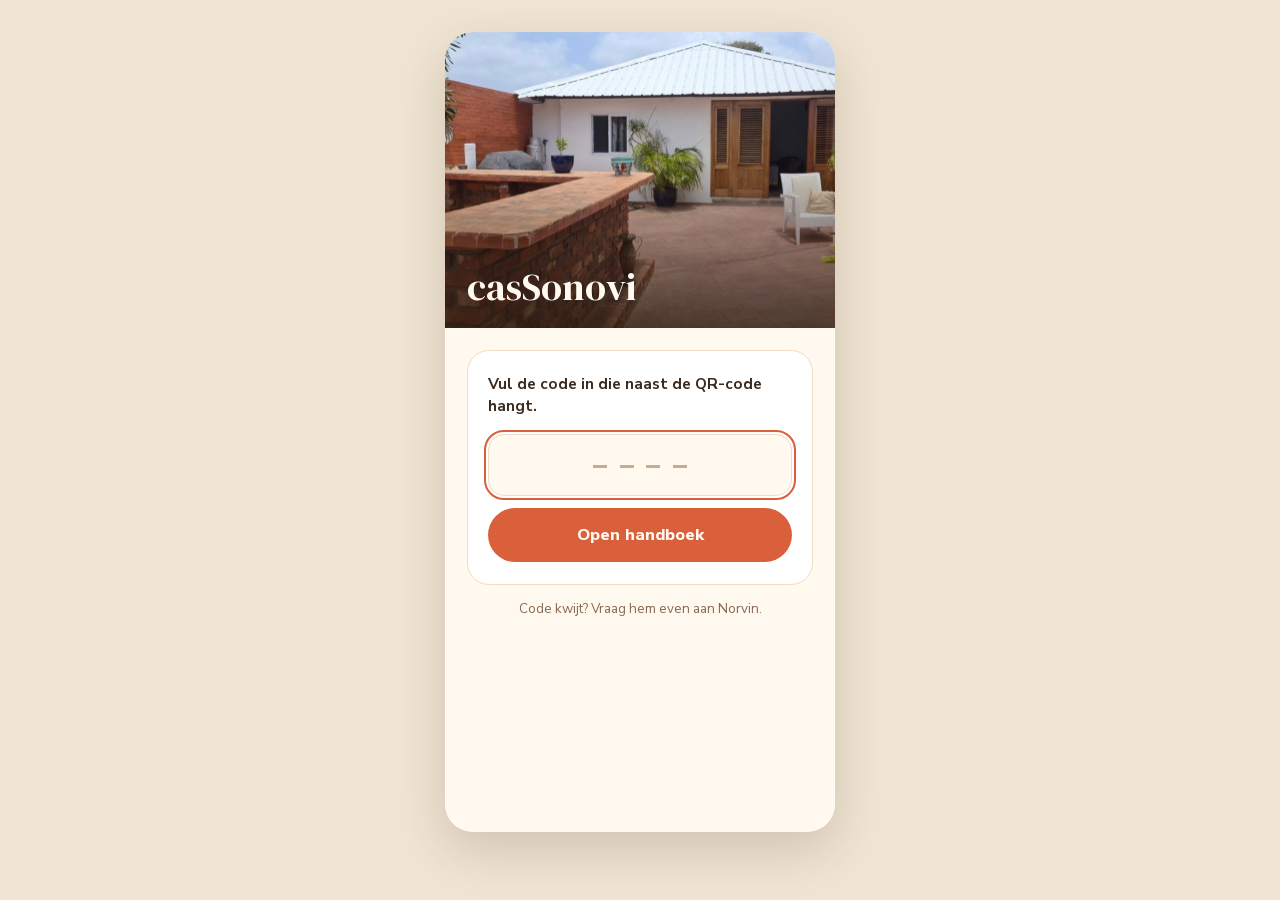
<file: index.html>
<!DOCTYPE html>
<html lang="nl">
<head>
<meta charset="utf-8">
<meta name="viewport" content="width=device-width, initial-scale=1">
<title>casSonovi — gastenhandboek</title>
<meta name="description" content="Digitaal gastenhandboek van casSonovi in Noord, Aruba. Wifi, aankomst, huisregels en tips voor de omgeving.">
<meta name="theme-color" content="#FFF9F0">
<meta name="robots" content="noindex">

<meta property="og:type" content="website">
<meta property="og:title" content="casSonovi — gastenhandboek">
<meta property="og:description" content="Alles wat je nodig hebt tijdens je verblijf: wifi, tijden, huisregels en tips voor de omgeving.">
<meta property="og:image" content="assets/img/hero-terras.jpg">

<link rel="icon" href="data:image/svg+xml,%3Csvg xmlns='http://www.w3.org/2000/svg' viewBox='0 0 32 32'%3E%3Crect width='32' height='32' rx='8' fill='%23D9603B'/%3E%3Ctext x='16' y='23' font-family='Georgia,serif' font-size='19' fill='%23FFF9F0' text-anchor='middle'%3Ec%3C/text%3E%3C/svg%3E">

<link rel="preload" href="assets/fonts/nunito-sans-var-latin.woff2" as="font" type="font/woff2" crossorigin>
<link rel="preload" href="assets/fonts/dm-serif-display-400-latin.woff2" as="font" type="font/woff2" crossorigin>
<link rel="preload" href="assets/img/hero-terras.jpg" as="image">
<link rel="stylesheet" href="assets/css/fonts.css">
<link rel="stylesheet" href="assets/css/styles.css">

<!-- Zonder JS kan het slot niet open. De handoff eist dat hulp en wifi ook dan werken
     (een gast moet 911 kunnen bellen), dus valt de code weg en staat het handboek open. -->
<noscript><style>
  #gate { display: none !important; }
  body.locked #handboek { display: block !important; }
</style></noscript>
</head>
<body class="locked">

<!-- PLACEHOLDER: toegangscode 1234 is voor de mock-up. Staat in assets/js/app.js.
     Dit is een drempel, geen echte beveiliging: bij een statische site staat de code
     onvermijdelijk in de broncode. -->
<div id="gate">
  <div class="photo photo--hero gate-photo">
    <img src="assets/img/hero-terras.jpg" width="1020" height="593" alt="" decoding="async">
    <div class="gate-scrim"></div>
    <div class="gate-title">casSonovi</div>
  </div>
  <div class="gate-inner">
    <form class="gate-card" id="gate-form" novalidate>
      <label class="gate-label" for="gate-code">Vul de code in die naast de QR-code hangt.</label>
      <input class="gate-input" id="gate-code" name="code" type="text" inputmode="numeric"
             pattern="[0-9]*" maxlength="4" autocomplete="off" autocapitalize="off"
             spellcheck="false" placeholder="––––" aria-describedby="gate-error" autofocus>
      <button class="gate-btn" type="submit">Open handboek</button>
      <div class="gate-error" id="gate-error" role="status" hidden>Die code klopt niet. Kijk op het kaartje naast de QR-code.</div>
    </form>
    <div class="gate-help">Code kwijt? Vraag hem even aan Norvin.</div>
  </div>
</div>

<main id="handboek">

<header class="hero">
  <div class="photo photo--hero">
    <img src="assets/img/hero-terras.jpg" width="1020" height="593" alt="Het terras van casSonovi met gemetselde bar, zithoek en openslaande deuren naar het appartement." fetchpriority="high" decoding="async">
  </div>
  <div class="hero-scrim"></div>
  <div class="hero-text">
    <h1 class="hero-title">casSonovi</h1>
    <div class="hero-sub">Noord, Aruba · 12 minuten van Eagle Beach</div>
  </div>
  <div class="lang" role="group" aria-label="Taal">
    <button type="button" data-lang="nl" aria-pressed="true">NL</button>
    <button type="button" data-lang="en" aria-pressed="false">EN</button>
  </div>
</header>

<div class="welkom">
  <p>Welkom. Alles wat je nodig hebt staat hieronder — wifi, tijden, en waar je lekker eet.</p>
  <div class="en-notice" id="en-notice" hidden>De Engelse versie is in deze mock-up nog niet uitgewerkt.</div>
</div>

<nav class="sticky" aria-label="Secties">
  <div class="chips" id="chips">
    <button type="button" data-goto="hulp" aria-current="true">Hulp</button>
    <button type="button" data-goto="wifi">Wifi</button>
    <button type="button" data-goto="aankomst">Aankomst</button>
    <button type="button" data-goto="inhuis">In huis</button>
    <button type="button" data-goto="regels">Regels</button>
    <button type="button" data-goto="omgeving">Omgeving</button>
    <button type="button" data-goto="vertrek">Vertrek</button>
  </div>
</nav>

<section id="hulp" aria-labelledby="kop-hulp">
  <h2 id="kop-hulp">Hulp nodig?</h2>
  <div class="host">
    <div class="avatar photo photo--host">
      <img src="assets/img/host-norvin.jpg" width="160" height="186" alt="Norvin, je host." loading="lazy" decoding="async">
    </div>
    <p><strong>Norvin</strong> — je host. Bereikbaar van 08:00 tot 22:00, meestal binnen een uur antwoord.</p>
  </div>
  <div class="col help-list">
    <a class="help-card teal" href="https://wa.me/31645064568">
      <span><b>Iets is stuk</b><small>Stuur een foto via WhatsApp</small></span>
    </a>
    <a class="help-card saffron" href="https://wa.me/31645064568">
      <span><b>Vraag over je verblijf</b><small>WhatsApp of bel 06 45064568</small></span>
    </a>
    <a class="help-card urgent" href="tel:911">
      <span><b>Noodgeval — bel 911</b><small>Politie, ambulance en brandweer</small></span>
    </a>
  </div>
</section>

<section id="wifi" aria-labelledby="kop-wifi">
  <h2 id="kop-wifi">Wifi</h2>
  <!-- PLACEHOLDER: netwerknaam en wachtwoord zijn verzonnen. -->
  <div class="wifi">
    <div class="wifi-label" id="lbl-net">Netwerk</div>
    <div class="wifi-row">
      <div class="wifi-value net" id="wifi-net">casSonovi</div>
      <button class="copy ghost" type="button" data-copy="wifi-net" aria-describedby="lbl-net">Kopieer</button>
    </div>
    <hr>
    <div class="wifi-label" id="lbl-pw">Wachtwoord</div>
    <div class="wifi-row">
      <div class="wifi-value pw" id="wifi-pw">welkom2026</div>
      <button class="copy solid" type="button" data-copy="wifi-pw" aria-describedby="lbl-pw">Kopieer</button>
    </div>
    <div class="copied" id="copied" role="status" hidden>Gekopieerd naar het klembord.</div>
  </div>
  <div class="wifi-foot">Eén netwerk in het hele appartement, ook op het terras.</div>
</section>

<section id="aankomst" aria-labelledby="kop-aankomst">
  <h2 id="kop-aankomst">Aankomst &amp; vertrek</h2>
  <!-- PLACEHOLDER: tijden overgenomen uit de briefing, nog te bevestigen. -->
  <div class="tiles">
    <div class="tile in">
      <div class="tile-label">Inchecken</div>
      <div class="tile-value">12:00–01:00</div>
    </div>
    <div class="tile out">
      <div class="tile-label">Uitchecken</div>
      <div class="tile-value">voor 15:00</div>
    </div>
  </div>
  <div class="col blocks">
    <div>
      <h3>Sleutel</h3>
      <!-- PLACEHOLDER: sleutelkastcode 2814 is verzonnen. -->
      <p>Sleutelkastje rechts van de voordeur, code <code>2814</code>. Draai de knop na sluiten door.</p>
    </div>
    <div>
      <h3>Parkeren</h3>
      <p>Eigen plek links van het hek. Gratis, geen registratie nodig.</p>
    </div>
    <div>
      <h3>Later aankomen?</h3>
      <p>Geen probleem, laat het even weten zodat het licht aan staat.</p>
    </div>
  </div>
</section>

<section id="inhuis" aria-labelledby="kop-inhuis">
  <h2 id="kop-inhuis">In huis</h2>
  <div class="pool photo photo--zwembad">
    <img src="assets/img/zwembad.jpg" width="780" height="615" alt="Het zwembad van casSonovi met terras, ligstoelen en zitje aan het water." loading="lazy" decoding="async">
  </div>
  <div class="col acc-list" id="acc-list">
    <div class="acc">
      <button type="button" aria-expanded="false" aria-controls="acc-zwembad"><span>Zwembad</span><span class="sign" aria-hidden="true">+</span></button>
      <div class="acc-body" id="acc-zwembad" hidden>Open van 08:00 tot 22:00, gedeeld met de bovenwoning. Handdoeken liggen in de badkamerkast — badlakens graag niet mee naar het strand. Geen glas op de rand.</div>
    </div>
    <div class="acc">
      <button type="button" aria-expanded="false" aria-controls="acc-keuken"><span>Keuken</span><span class="sign" aria-hidden="true">+</span></button>
      <div class="acc-body" id="acc-keuken" hidden>Kookplaat, combi-oven en waterkoker. Koffie: filters en gemalen koffie in de bovenste lade links. Peper, zout en olie mag je gebruiken.</div>
    </div>
    <div class="acc">
      <button type="button" aria-expanded="false" aria-controls="acc-airco"><span>Airco</span><span class="sign" aria-hidden="true">+</span></button>
      <div class="acc-body" id="acc-airco" hidden>Slaapkamer en woonkamer regel je apart. 22 tot 24 graden werkt het best; houd deuren en ramen dan dicht. Zet hem uit als je weggaat.</div>
    </div>
    <div class="acc">
      <button type="button" aria-expanded="false" aria-controls="acc-wasgoed"><span>Wasgoed</span><span class="sign" aria-hidden="true">+</span></button>
      <div class="acc-body" id="acc-wasgoed" hidden>Wasmachine in de berging, wasmiddel staat ernaast. Programma 3 is kort. Droogrek op het terras, niet over de balustrade hangen.</div>
    </div>
    <div class="acc">
      <button type="button" aria-expanded="false" aria-controls="acc-apparaten"><span>Tv en apparaten</span><span class="sign" aria-hidden="true">+</span></button>
      <div class="acc-body" id="acc-apparaten" hidden>Tv staat op HDMI 1 voor streaming; de afstandsbediening ligt in de lade onder de tv. Ventilator in de slaapkamerkast. Föhn in de badkamerlade.</div>
    </div>
  </div>
</section>

<section id="regels" aria-labelledby="kop-regels">
  <h2 id="kop-regels">Huisregels</h2>
  <ul class="col rules">
    <li>Maximaal 2 gasten. Bezoek welkom, blijven slapen niet.</li>
    <li>Rust tussen 22:00 en 08:00 — de buren wonen dicht op ons.</li>
    <li>Binnen niet roken. Op het terras mag, asbak staat op tafel.</li>
    <li>Geen huisdieren.</li>
  </ul>
</section>

<section id="omgeving" aria-labelledby="kop-omgeving">
  <h2 id="kop-omgeving">Ontdek de omgeving</h2>
  <!-- PLACEHOLDER: plausibele Aruba-suggesties, nog te bevestigen door de host. -->
  <div class="col spots">
    <div class="spot">
      <div class="photo photo--strand">
        <img src="assets/img/strand-eagle-beach.jpg" width="780" height="681" alt="Eagle Beach: breed wit strand met palmbomen, palapa's en turquoise zee." loading="lazy" decoding="async">
      </div>
      <div class="spot-body">
        <h3>Strand</h3>
        <p>Eagle Beach — 10 minuten rijden, brede baai, palapa's vroeg bezet.<br>Arashi Beach — rustiger, goed snorkelen bij de rotsen links.</p>
      </div>
    </div>
    <div class="spot">
      <div class="photo photo--supermarkt">
        <img src="assets/img/supermarkt-super-food.jpg" width="706" height="396" alt="De ingang van supermarkt Super Food Plaza met palmbomen ervoor." loading="lazy" decoding="async">
      </div>
      <div class="spot-body">
        <h3>Supermarkt</h3>
        <p>Super Food Plaza — groot, dagelijks tot 21:00, 6 minuten rijden.<br>Ling &amp; Sons — kleiner, goede visafdeling.</p>
      </div>
    </div>
    <div class="spot">
      <div class="photo photo--eten">
        <img src="assets/img/eten-gasparito.jpg" width="644" height="556" alt="Restaurant Gasparito bij avond, met verlichte gevel en het bord Restaurant-Art Gallery." loading="lazy" decoding="async">
      </div>
      <div class="spot-body">
        <h3>Eten</h3>
        <p>Zeerovers — verse vis aan de haven, alleen cash, geen reservering.<br>Gasparito — Arubaanse keuken, 's avonds reserveren.<br>Eduardo's Beach Shack — ontbijt en smoothies aan het strand.</p>
      </div>
    </div>
  </div>
</section>

<section id="vertrek" aria-labelledby="kop-vertrek">
  <h2 id="kop-vertrek">Voordat je vertrekt</h2>
  <div class="sub">Tik af wat je hebt gedaan.</div>
  <div class="col tasks" id="tasks">
    <button class="task" type="button" aria-pressed="false" data-task="0"><span class="box" aria-hidden="true"></span><span>Afwas gedaan of vaatwasser aan</span></button>
    <button class="task" type="button" aria-pressed="false" data-task="1"><span class="box" aria-hidden="true"></span><span>Afval in de container bij het hek</span></button>
    <button class="task" type="button" aria-pressed="false" data-task="2"><span class="box" aria-hidden="true"></span><span>Airco, ventilator en lichten uit</span></button>
    <button class="task" type="button" aria-pressed="false" data-task="3"><span class="box" aria-hidden="true"></span><span>Ramen en terrasdeur dicht</span></button>
    <button class="task" type="button" aria-pressed="false" data-task="4"><span class="box" aria-hidden="true"></span><span>Sleutel terug in het kastje</span></button>
  </div>
  <div class="outro">Fijne reis terug — en kom gerust weer langs. Laat weten wat we beter kunnen doen.</div>
</section>

</main>

<script src="assets/js/app.js" defer></script>
</body>
</html>
</file>
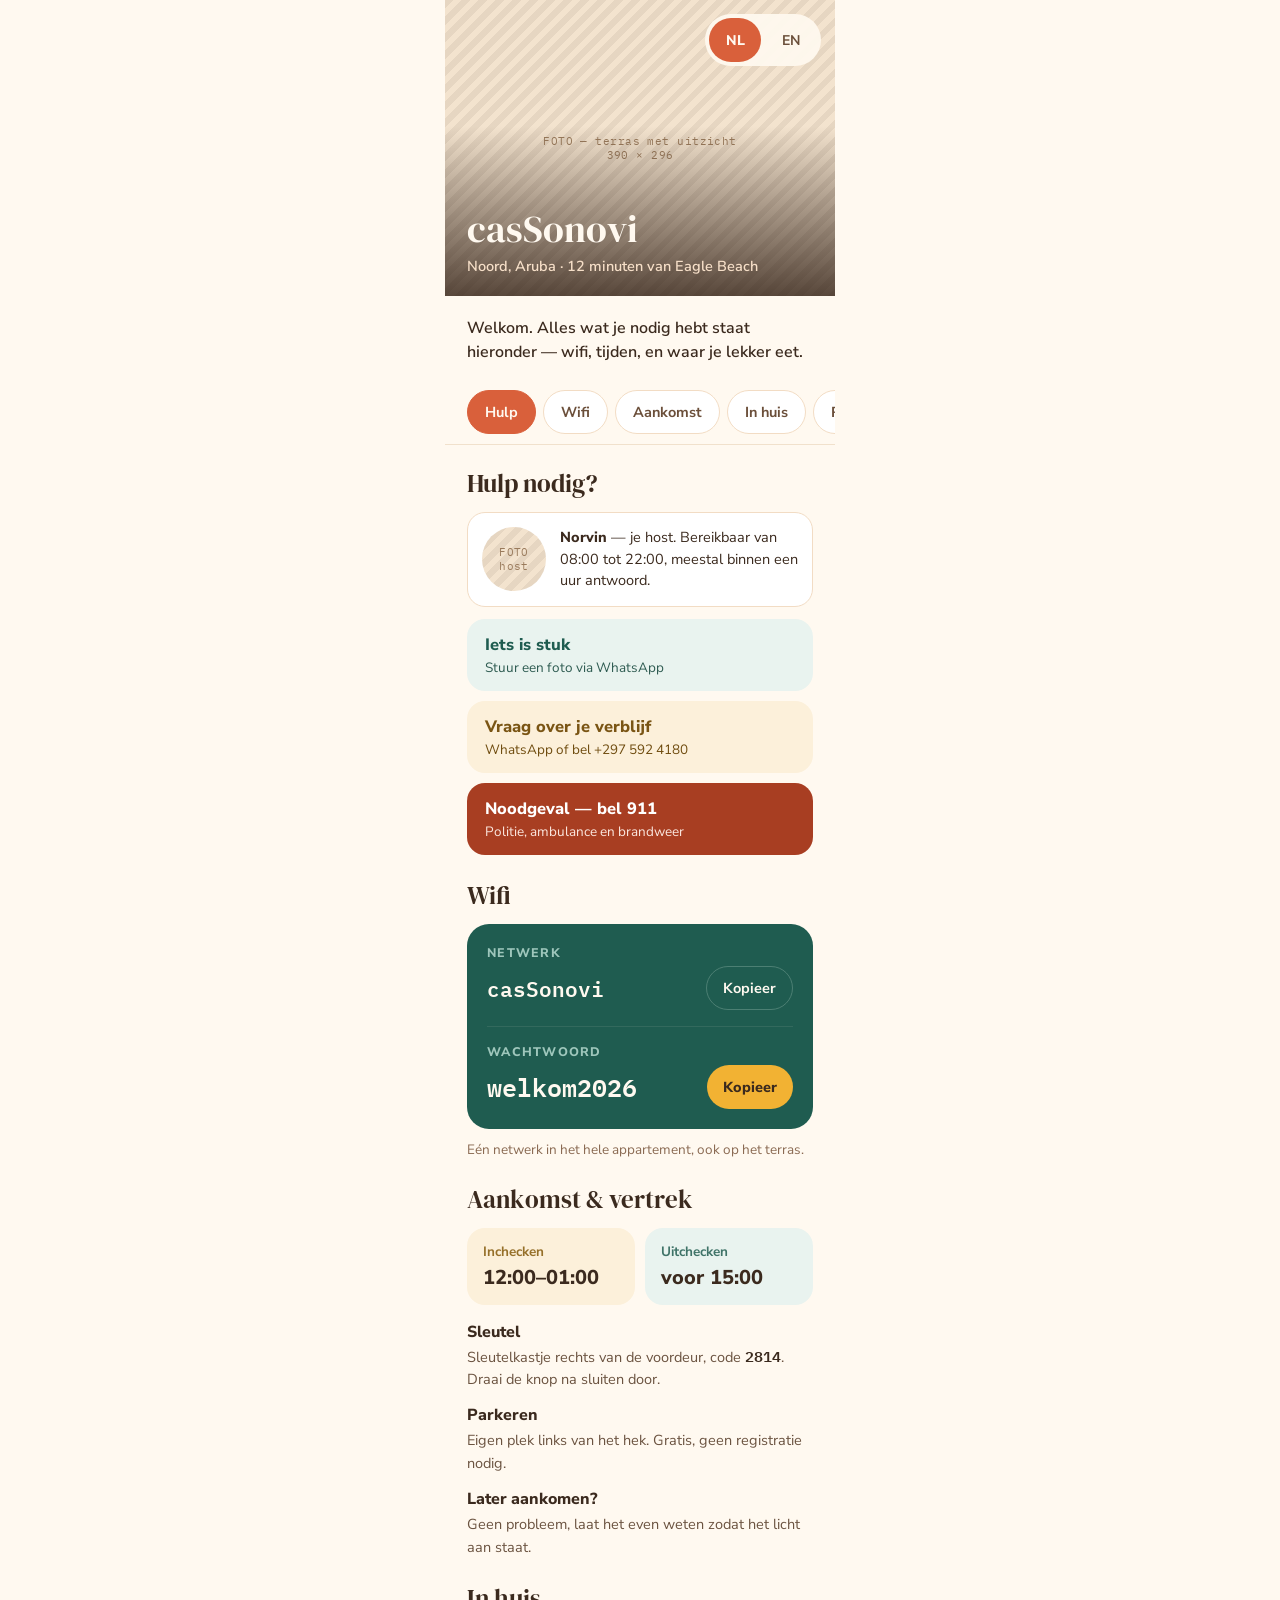
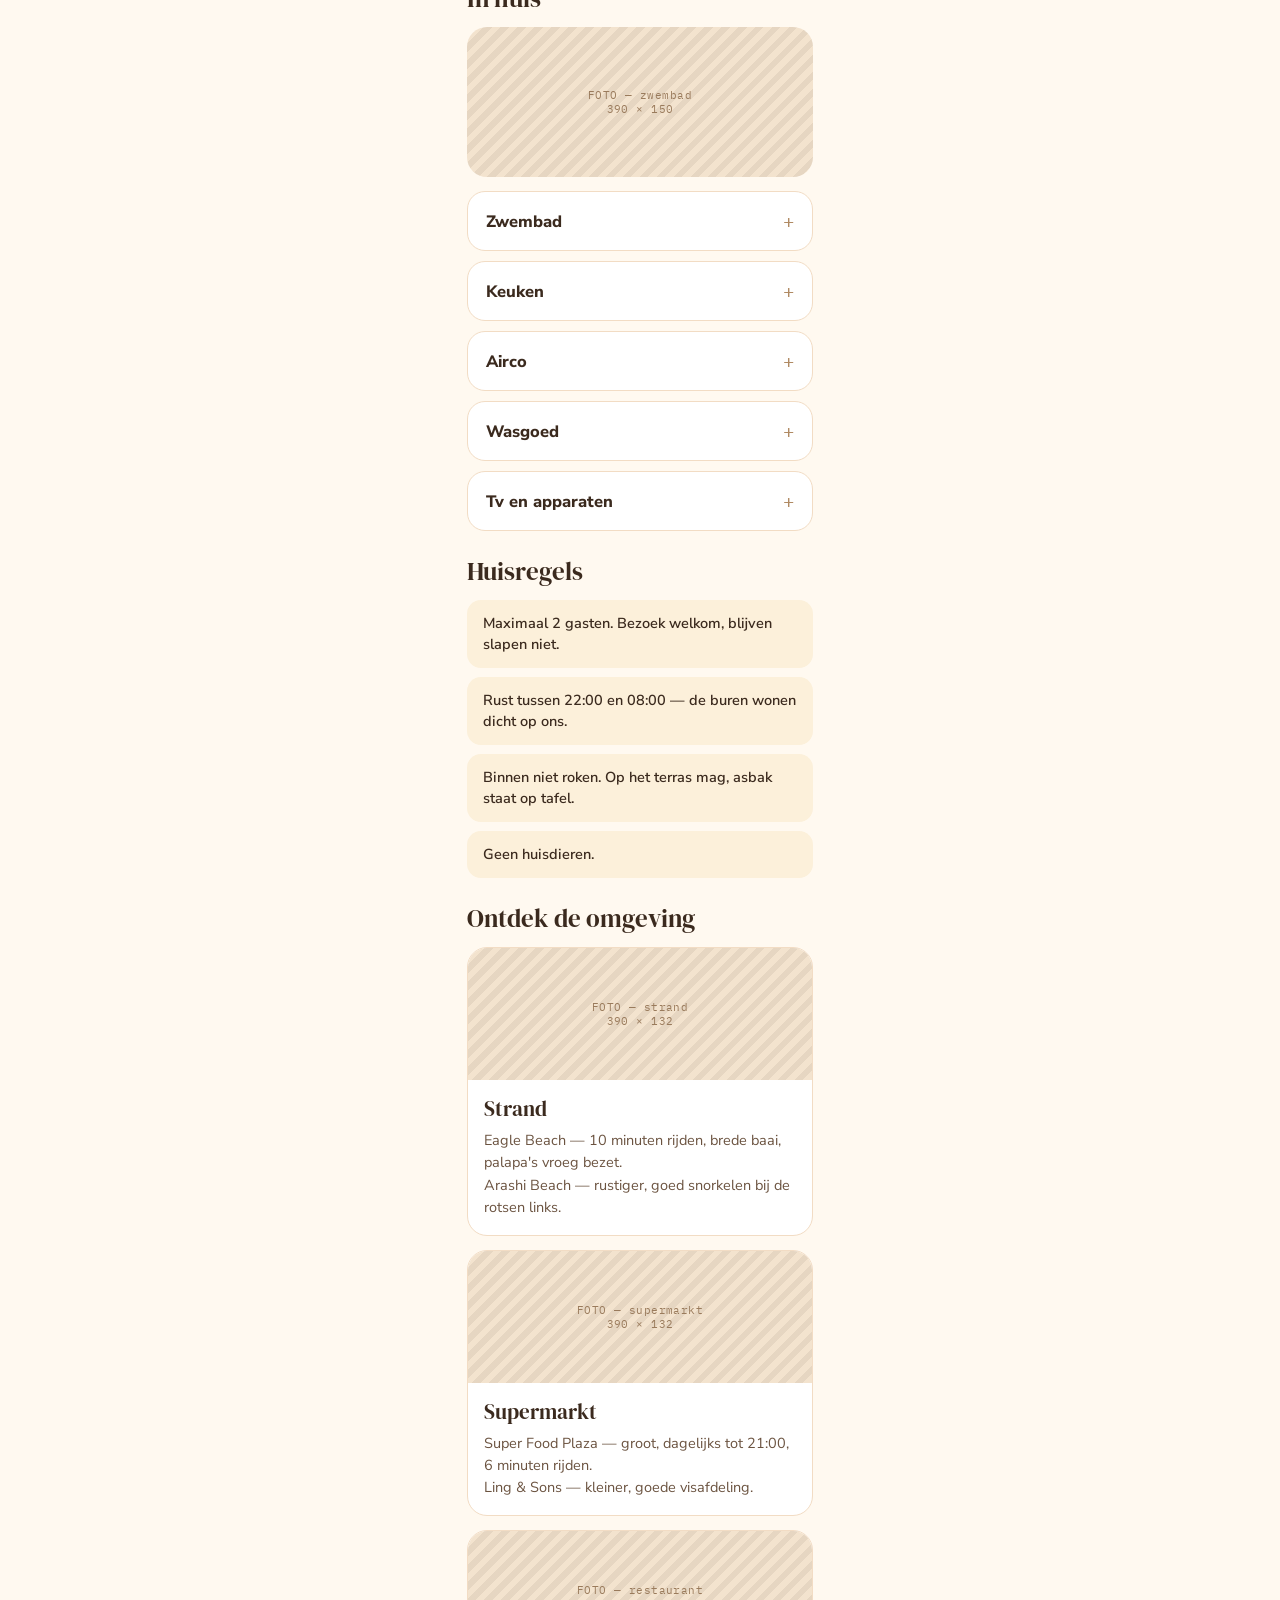
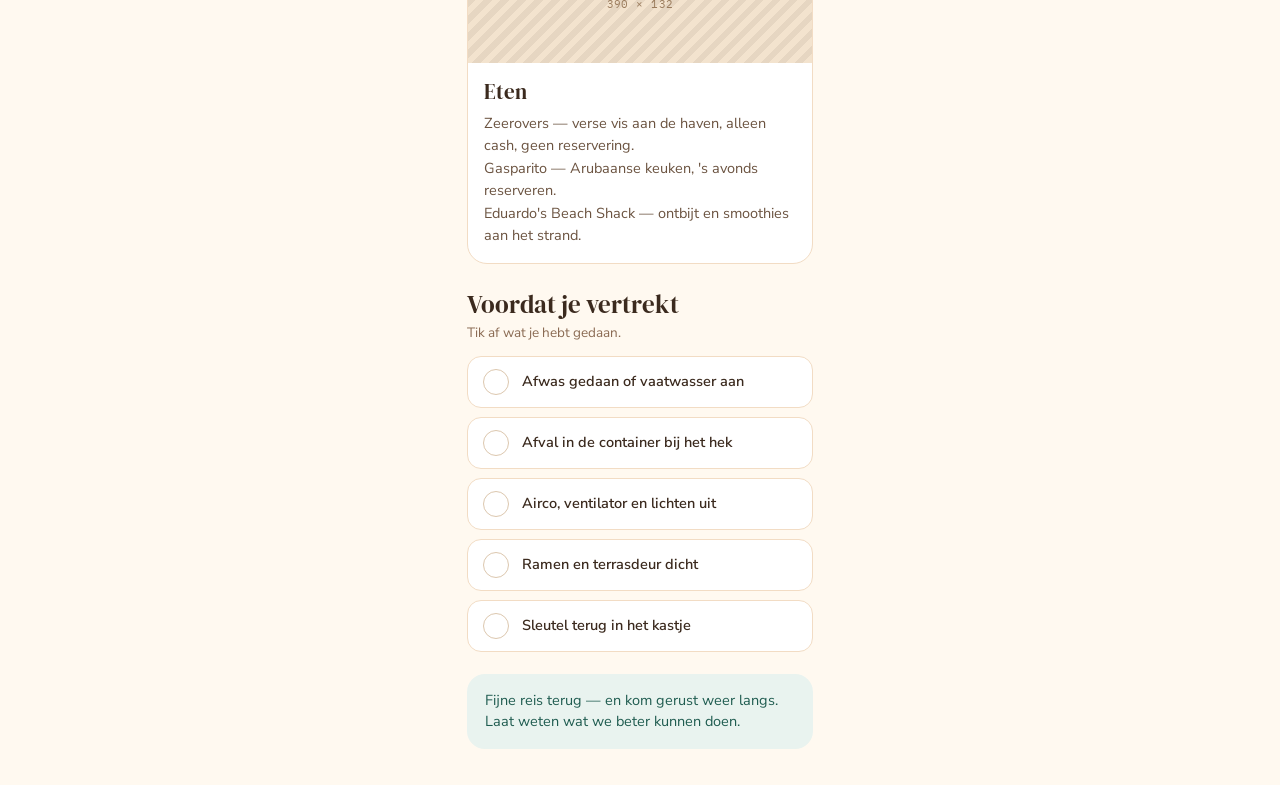
<file: design_handoff_gastenhandboek_2A/2A-reference.html>
<!DOCTYPE html>
<html lang="nl">
<head>
<meta charset="utf-8">
<meta name="viewport" content="width=device-width, initial-scale=1">
<title>casSonovi — gastenhandboek (referentie 2A)</title>
<link rel="preconnect" href="https://fonts.gstatic.com" crossorigin>
<link href="https://fonts.googleapis.com/css2?family=DM+Serif+Display&family=Nunito+Sans:wght@400;600;700;800&family=IBM+Plex+Mono:wght@600&display=swap" rel="stylesheet">
<style>
  /* ---- design tokens ---------------------------------------------------- */
  :root {
    --bg: #FFF9F0;
    --surface: #FFFFFF;
    --ink: #3B2A1E;
    --ink-soft: #6B5340;
    --ink-muted: #8A6A52;
    --border: #F2DCC4;
    --border-nav: #F1E1CC;
    --photo-fallback: #F3E3CE;

    --terracotta: #D9603B;
    --terracotta-deep: #A83E22;
    --terracotta-tint: #FBEDE6;
    --terracotta-text: #9E4426;

    --teal: #1F5C50;
    --teal-tint: #E9F3EF;
    --teal-line: #33695D;
    --teal-border: #4C7F73;
    --teal-label: #9EC6BB;

    --saffron: #F2B233;
    --saffron-tint: #FCF0DA;

    --cream: #FFF9F0;

    --serif: 'DM Serif Display', Georgia, serif;
    --sans: 'Nunito Sans', system-ui, -apple-system, sans-serif;
    --mono: 'IBM Plex Mono', ui-monospace, monospace;

    --pad: 22px;      /* horizontale contentmarge */
    --nav-offset: 56px; /* scroll-offset onder de sticky nav */
  }

  * { box-sizing: border-box; }
  html { -webkit-text-size-adjust: 100%; }
  body {
    margin: 0 auto;
    max-width: 390px;
    background: var(--bg);
    color: var(--ink);
    font-family: var(--sans);
    /* geen animaties in dit design: bewust geen scroll-behavior: smooth */
  }
  button { font-family: inherit; margin: 0; }
  a { color: inherit; text-decoration: none; }
  :focus-visible { outline: 2px solid var(--terracotta); outline-offset: 2px; }

  /* ---- fotoplaceholder (vervang door <img>) ----------------------------- */
  .photo {
    background:
      repeating-linear-gradient(135deg, rgba(59,42,30,.07) 0 6px, rgba(59,42,30,0) 6px 12px),
      var(--photo-fallback);
    display: grid;
    place-items: center;
  }
  .photo span {
    font-family: var(--mono);
    font-size: 11px;
    letter-spacing: .04em;
    color: #9A7B5C;
    text-align: center;
    padding: 0 12px;
  }

  /* ---- hero ------------------------------------------------------------- */
  .hero { position: relative; height: 296px; }
  .hero .photo { position: absolute; inset: 0; }
  .hero-scrim {
    position: absolute; inset: auto 0 0 0; height: 170px; pointer-events: none;
    background: linear-gradient(to top, rgba(45,28,18,.78), rgba(45,28,18,0));
  }
  .hero-text { position: absolute; left: var(--pad); right: var(--pad); bottom: 20px; pointer-events: none; }
  .hero-title { font-family: var(--serif); font-size: 38px; line-height: 1.05; color: var(--cream); }
  .hero-sub { margin-top: 6px; font-size: 14.5px; font-weight: 600; color: #F6DFC8; }

  .lang {
    position: absolute; top: 14px; right: 14px;
    display: flex; gap: 4px; padding: 4px;
    background: rgba(255,249,240,.94); border-radius: 999px;
  }
  .lang button {
    border: 0; cursor: pointer; min-height: 44px; min-width: 52px; padding: 0 16px;
    border-radius: 999px; font-size: 14px; font-weight: 700;
    background: transparent; color: #6B4F3A;
  }
  .lang button[aria-pressed="true"] { background: var(--terracotta); color: var(--cream); font-weight: 800; }

  /* ---- welkom + sticky nav --------------------------------------------- */
  .welkom { padding: 20px var(--pad) 16px; }
  .welkom p { margin: 0; font-size: 16px; font-weight: 600; line-height: 1.5; }
  .en-notice {
    margin-top: 12px; font-size: 13.5px; font-weight: 600; line-height: 1.45;
    color: var(--terracotta-text); background: var(--terracotta-tint);
    border-radius: 12px; padding: 10px 12px;
  }
  .en-notice[hidden] { display: none; }

  nav.sticky {
    position: sticky; top: 0; z-index: 5;
    background: rgba(255,249,240,.97);
    border-bottom: 1px solid var(--border-nav);
    padding: 10px 0;
  }
  .chips { display: flex; gap: 7px; overflow-x: auto; padding: 0 var(--pad); scrollbar-width: none; }
  .chips::-webkit-scrollbar { display: none; }
  .chips button {
    flex: none; cursor: pointer; white-space: nowrap;
    min-height: 44px; padding: 0 17px; border-radius: 999px;
    font-size: 14.5px; font-weight: 700;
    background: var(--surface); border: 1.5px solid var(--border); color: #6B4F3A;
  }
  .chips button[aria-current="true"] { background: var(--terracotta); border-color: var(--terracotta); color: var(--cream); }

  /* ---- secties --------------------------------------------------------- */
  section { padding: 4px var(--pad) 22px; }
  section:first-of-type { padding-top: 24px; }
  section:last-of-type { padding-bottom: 36px; }
  h2 { font-family: var(--serif); font-weight: 400; font-size: 25px; line-height: 1.15; margin: 0; }
  .sub { margin-top: 4px; font-size: 13.5px; color: var(--ink-muted); }
  .col { display: flex; flex-direction: column; }

  /* hulp */
  .host {
    display: flex; align-items: center; gap: 14px; margin-top: 14px;
    background: var(--surface); border: 1.5px solid var(--border); border-radius: 18px; padding: 14px;
  }
  .host .avatar { flex: none; width: 64px; height: 64px; border-radius: 999px; overflow: hidden; }
  .host p { flex: 1; margin: 0; font-size: 14.5px; line-height: 1.5; }
  .host strong { font-weight: 800; }

  .help-list { gap: 10px; margin-top: 12px; }
  .help-card {
    display: flex; align-items: center; min-height: 66px;
    border-radius: 18px; padding: 14px 18px;
  }
  .help-card b { display: block; font-size: 16.5px; font-weight: 800; }
  .help-card small { display: block; margin-top: 2px; font-size: 13.5px; }
  .help-card.teal { background: var(--teal-tint); color: var(--teal); }
  .help-card.teal small { color: #2E5B51; }
  .help-card.saffron { background: var(--saffron-tint); color: #7A5514; }
  .help-card.saffron small { color: #6F4C0F; }
  .help-card.urgent { background: var(--terracotta-deep); color: #FFFFFF; }
  .help-card.urgent small { color: #FBE7DF; }
  /* zachte variant van de noodgevalkaart (prop emergencyProminent = false)
  .help-card.urgent { background: var(--terracotta-tint); color: var(--terracotta-text); }
  .help-card.urgent small { color: #8C4327; } */

  /* wifi */
  .wifi { margin-top: 14px; background: var(--teal); border-radius: 22px; padding: 20px; }
  .wifi-label { font-size: 12.5px; font-weight: 800; letter-spacing: .1em; text-transform: uppercase; color: var(--teal-label); }
  .wifi-row { display: flex; align-items: center; justify-content: space-between; gap: 12px; margin-top: 5px; }
  .wifi-value { font-family: var(--mono); font-weight: 600; color: var(--cream); }
  .wifi-value.net { font-size: 21px; }
  .wifi-value.pw { font-size: 25px; }
  .wifi hr { height: 1px; border: 0; background: var(--teal-line); margin: 16px 0; }
  .copy {
    flex: none; cursor: pointer; min-height: 44px; padding: 0 16px; border-radius: 999px;
    font-size: 14.5px; font-weight: 700;
  }
  .copy.ghost { background: transparent; border: 1.5px solid var(--teal-border); color: var(--cream); }
  .copy.solid { background: var(--saffron); border: 0; color: var(--ink); font-weight: 800; }
  .copied { margin-top: 13px; font-size: 13.5px; font-weight: 700; color: var(--saffron); }
  .copied[hidden] { display: none; }
  .wifi-foot { margin-top: 11px; font-size: 13.5px; color: var(--ink-muted); }

  /* aankomst */
  .tiles { display: grid; grid-template-columns: 1fr 1fr; gap: 10px; margin-top: 14px; }
  .tile { border-radius: 18px; padding: 14px 16px; }
  .tile.in { background: var(--saffron-tint); }
  .tile.in .tile-label { color: #96702A; }
  .tile.out { background: var(--teal-tint); }
  .tile.out .tile-label { color: #3F7368; }
  .tile-label { font-size: 13.5px; font-weight: 700; }
  .tile-value { margin-top: 3px; font-size: 20px; font-weight: 800; }
  .blocks { gap: 14px; margin-top: 16px; }
  .blocks h3 { margin: 0; font-size: 16px; font-weight: 800; }
  .blocks p { margin: 3px 0 0; font-size: 14.5px; line-height: 1.55; color: var(--ink-soft); }
  .blocks code { font-family: var(--mono); font-weight: 600; color: var(--ink); }

  /* in huis */
  .pool { margin-top: 14px; height: 150px; border-radius: 20px; overflow: hidden; }
  .acc-list { gap: 10px; margin-top: 14px; }
  .acc { background: var(--surface); border: 1.5px solid var(--border); border-radius: 18px; overflow: hidden; }
  .acc > button {
    display: flex; width: 100%; align-items: center; justify-content: space-between; gap: 12px;
    min-height: 58px; padding: 14px 18px; background: transparent; border: 0; cursor: pointer;
    text-align: left; color: var(--ink);
  }
  .acc > button > span:first-child { font-size: 16.5px; font-weight: 800; }
  .acc .sign { font-family: var(--mono); font-size: 19px; color: #B08A63; }
  .acc-body { padding: 0 18px 16px; font-size: 14.5px; line-height: 1.55; color: var(--ink-soft); }
  .acc-body[hidden] { display: none; }

  /* regels */
  .rules { gap: 9px; margin-top: 14px; }
  .rules div {
    background: var(--saffron-tint); border-radius: 14px; padding: 13px 16px;
    font-size: 14.5px; font-weight: 600; line-height: 1.45;
  }

  /* omgeving */
  .spots { gap: 14px; margin-top: 14px; }
  .spot { background: var(--surface); border: 1.5px solid var(--border); border-radius: 20px; overflow: hidden; }
  .spot .photo { height: 132px; }
  .spot-body { padding: 14px 16px 16px; }
  .spot-body h3 { margin: 0; font-family: var(--serif); font-weight: 400; font-size: 21px; }
  .spot-body p { margin: 6px 0 0; font-size: 14.5px; line-height: 1.55; color: var(--ink-soft); }

  /* vertrek */
  .tasks { gap: 9px; margin-top: 14px; }
  .task {
    display: flex; align-items: center; gap: 13px; width: 100%; min-height: 52px;
    padding: 11px 15px; border-radius: 14px; cursor: pointer;
    font-size: 14.5px; font-weight: 600; line-height: 1.4; text-align: left;
    background: var(--surface); border: 1.5px solid var(--border); color: var(--ink);
  }
  .task .box {
    flex: none; display: grid; place-items: center; width: 26px; height: 26px; border-radius: 999px;
    border: 1.5px solid #DCC7AE; font-size: 14px; font-weight: 800; color: #FFFFFF;
  }
  .task[aria-pressed="true"] { background: var(--terracotta-tint); border-color: var(--terracotta); color: var(--terracotta-text); }
  .task[aria-pressed="true"] .box { background: var(--terracotta); border-color: var(--terracotta); }
  .outro {
    margin-top: 22px; padding: 16px 18px; background: var(--teal-tint); border-radius: 18px;
    font-size: 14.5px; line-height: 1.5; color: var(--teal);
  }
</style>
</head>
<body>

<header class="hero">
  <div class="photo"><span>FOTO — terras met uitzicht<br>390 × 296</span></div>
  <div class="hero-scrim"></div>
  <div class="hero-text">
    <div class="hero-title">casSonovi</div>
    <div class="hero-sub">Noord, Aruba · 12 minuten van Eagle Beach</div>
  </div>
  <div class="lang">
    <button type="button" data-lang="nl" aria-pressed="true">NL</button>
    <button type="button" data-lang="en" aria-pressed="false">EN</button>
  </div>
</header>

<div class="welkom">
  <p>Welkom. Alles wat je nodig hebt staat hieronder — wifi, tijden, en waar je lekker eet.</p>
  <div class="en-notice" id="en-notice" hidden>De Engelse versie is in deze mock-up nog niet uitgewerkt.</div>
</div>

<nav class="sticky">
  <div class="chips" id="chips">
    <button type="button" data-goto="hulp" aria-current="true">Hulp</button>
    <button type="button" data-goto="wifi">Wifi</button>
    <button type="button" data-goto="aankomst">Aankomst</button>
    <button type="button" data-goto="inhuis">In huis</button>
    <button type="button" data-goto="regels">Regels</button>
    <button type="button" data-goto="omgeving">Omgeving</button>
    <button type="button" data-goto="vertrek">Vertrek</button>
  </div>
</nav>

<section id="hulp">
  <h2>Hulp nodig?</h2>
  <div class="host">
    <div class="avatar photo"><span>FOTO<br>host</span></div>
    <p><strong>Norvin</strong> — je host. Bereikbaar van 08:00 tot 22:00, meestal binnen een uur antwoord.</p>
  </div>
  <div class="col help-list">
    <a class="help-card teal" href="https://wa.me/2975924180">
      <span><b>Iets is stuk</b><small>Stuur een foto via WhatsApp</small></span>
    </a>
    <a class="help-card saffron" href="https://wa.me/2975924180">
      <span><b>Vraag over je verblijf</b><small>WhatsApp of bel +297 592 4180</small></span>
    </a>
    <a class="help-card urgent" href="tel:911">
      <span><b>Noodgeval — bel 911</b><small>Politie, ambulance en brandweer</small></span>
    </a>
  </div>
</section>

<section id="wifi">
  <h2>Wifi</h2>
  <div class="wifi">
    <div class="wifi-label">Netwerk</div>
    <div class="wifi-row">
      <div class="wifi-value net" id="wifi-net">casSonovi</div>
      <button class="copy ghost" type="button" data-copy="wifi-net">Kopieer</button>
    </div>
    <hr>
    <div class="wifi-label">Wachtwoord</div>
    <div class="wifi-row">
      <div class="wifi-value pw" id="wifi-pw">welkom2026</div>
      <button class="copy solid" type="button" data-copy="wifi-pw">Kopieer</button>
    </div>
    <div class="copied" id="copied" hidden>Gekopieerd naar het klembord.</div>
  </div>
  <div class="wifi-foot">Eén netwerk in het hele appartement, ook op het terras.</div>
</section>

<section id="aankomst">
  <h2>Aankomst &amp; vertrek</h2>
  <div class="tiles">
    <div class="tile in">
      <div class="tile-label">Inchecken</div>
      <div class="tile-value">12:00–01:00</div>
    </div>
    <div class="tile out">
      <div class="tile-label">Uitchecken</div>
      <div class="tile-value">voor 15:00</div>
    </div>
  </div>
  <div class="col blocks">
    <div>
      <h3>Sleutel</h3>
      <p>Sleutelkastje rechts van de voordeur, code <code>2814</code>. Draai de knop na sluiten door.</p>
    </div>
    <div>
      <h3>Parkeren</h3>
      <p>Eigen plek links van het hek. Gratis, geen registratie nodig.</p>
    </div>
    <div>
      <h3>Later aankomen?</h3>
      <p>Geen probleem, laat het even weten zodat het licht aan staat.</p>
    </div>
  </div>
</section>

<section id="inhuis">
  <h2>In huis</h2>
  <div class="pool photo"><span>FOTO — zwembad<br>390 × 150</span></div>
  <div class="col acc-list" id="acc-list">
    <div class="acc">
      <button type="button" aria-expanded="false"><span>Zwembad</span><span class="sign">+</span></button>
      <div class="acc-body" hidden>Open van 08:00 tot 22:00, gedeeld met de bovenwoning. Handdoeken liggen in de badkamerkast — badlakens graag niet mee naar het strand. Geen glas op de rand.</div>
    </div>
    <div class="acc">
      <button type="button" aria-expanded="false"><span>Keuken</span><span class="sign">+</span></button>
      <div class="acc-body" hidden>Kookplaat, combi-oven en waterkoker. Koffie: filters en gemalen koffie in de bovenste lade links. Peper, zout en olie mag je gebruiken.</div>
    </div>
    <div class="acc">
      <button type="button" aria-expanded="false"><span>Airco</span><span class="sign">+</span></button>
      <div class="acc-body" hidden>Slaapkamer en woonkamer regel je apart. 22 tot 24 graden werkt het best; houd deuren en ramen dan dicht. Zet hem uit als je weggaat.</div>
    </div>
    <div class="acc">
      <button type="button" aria-expanded="false"><span>Wasgoed</span><span class="sign">+</span></button>
      <div class="acc-body" hidden>Wasmachine in de berging, wasmiddel staat ernaast. Programma 3 is kort. Droogrek op het terras, niet over de balustrade hangen.</div>
    </div>
    <div class="acc">
      <button type="button" aria-expanded="false"><span>Tv en apparaten</span><span class="sign">+</span></button>
      <div class="acc-body" hidden>Tv staat op HDMI 1 voor streaming; de afstandsbediening ligt in de lade onder de tv. Ventilator in de slaapkamerkast. Föhn in de badkamerlade.</div>
    </div>
  </div>
</section>

<section id="regels">
  <h2>Huisregels</h2>
  <div class="col rules">
    <div>Maximaal 2 gasten. Bezoek welkom, blijven slapen niet.</div>
    <div>Rust tussen 22:00 en 08:00 — de buren wonen dicht op ons.</div>
    <div>Binnen niet roken. Op het terras mag, asbak staat op tafel.</div>
    <div>Geen huisdieren.</div>
  </div>
</section>

<section id="omgeving">
  <h2>Ontdek de omgeving</h2>
  <div class="col spots">
    <div class="spot">
      <div class="photo"><span>FOTO — strand<br>390 × 132</span></div>
      <div class="spot-body">
        <h3>Strand</h3>
        <p>Eagle Beach — 10 minuten rijden, brede baai, palapa's vroeg bezet.<br>Arashi Beach — rustiger, goed snorkelen bij de rotsen links.</p>
      </div>
    </div>
    <div class="spot">
      <div class="photo"><span>FOTO — supermarkt<br>390 × 132</span></div>
      <div class="spot-body">
        <h3>Supermarkt</h3>
        <p>Super Food Plaza — groot, dagelijks tot 21:00, 6 minuten rijden.<br>Ling &amp; Sons — kleiner, goede visafdeling.</p>
      </div>
    </div>
    <div class="spot">
      <div class="photo"><span>FOTO — restaurant<br>390 × 132</span></div>
      <div class="spot-body">
        <h3>Eten</h3>
        <p>Zeerovers — verse vis aan de haven, alleen cash, geen reservering.<br>Gasparito — Arubaanse keuken, 's avonds reserveren.<br>Eduardo's Beach Shack — ontbijt en smoothies aan het strand.</p>
      </div>
    </div>
  </div>
</section>

<section id="vertrek">
  <h2>Voordat je vertrekt</h2>
  <div class="sub">Tik af wat je hebt gedaan.</div>
  <div class="col tasks" id="tasks">
    <button class="task" type="button" aria-pressed="false"><span class="box"></span><span>Afwas gedaan of vaatwasser aan</span></button>
    <button class="task" type="button" aria-pressed="false"><span class="box"></span><span>Afval in de container bij het hek</span></button>
    <button class="task" type="button" aria-pressed="false"><span class="box"></span><span>Airco, ventilator en lichten uit</span></button>
    <button class="task" type="button" aria-pressed="false"><span class="box"></span><span>Ramen en terrasdeur dicht</span></button>
    <button class="task" type="button" aria-pressed="false"><span class="box"></span><span>Sleutel terug in het kastje</span></button>
  </div>
  <div class="outro">Fijne reis terug — en kom gerust weer langs. Laat weten wat we beter kunnen doen.</div>
</section>

<script>
(function () {
  var NAV_OFFSET = 56;

  /* nav: sprong naar sectie (instant, geen smooth scroll) */
  var chips = Array.prototype.slice.call(document.querySelectorAll('#chips button'));
  chips.forEach(function (chip) {
    chip.addEventListener('click', function () {
      var target = document.getElementById(chip.dataset.goto);
      if (target) window.scrollTo(0, target.offsetTop - NAV_OFFSET);
    });
  });

  /* scroll-spy: laatste sectie boven scrollTop + 90 is actief */
  var sections = chips.map(function (c) { return document.getElementById(c.dataset.goto); });
  function spy() {
    var y = window.scrollY + 90, active = 0;
    sections.forEach(function (sec, i) { if (sec && sec.offsetTop <= y) active = i; });
    chips.forEach(function (c, i) {
      if (i === active) c.setAttribute('aria-current', 'true'); else c.removeAttribute('aria-current');
    });
  }
  window.addEventListener('scroll', spy, { passive: true });
  spy();

  /* accordeons: meerdere mogen tegelijk open, geen animatie */
  document.querySelectorAll('#acc-list .acc').forEach(function (acc) {
    var btn = acc.querySelector('button');
    var body = acc.querySelector('.acc-body');
    var sign = acc.querySelector('.sign');
    btn.addEventListener('click', function () {
      var open = body.hidden;
      body.hidden = !open;
      btn.setAttribute('aria-expanded', String(open));
      sign.textContent = open ? '\u2013' : '+';
    });
  });

  /* kopiëren met fallback voor oudere browsers */
  var copied = document.getElementById('copied'), timer;
  function copyText(text) {
    if (navigator.clipboard && navigator.clipboard.writeText) return navigator.clipboard.writeText(text);
    var ta = document.createElement('textarea');
    ta.value = text; ta.setAttribute('readonly', ''); ta.style.position = 'absolute'; ta.style.left = '-9999px';
    document.body.appendChild(ta); ta.select();
    try { document.execCommand('copy'); } catch (e) {}
    document.body.removeChild(ta);
    return Promise.resolve();
  }
  document.querySelectorAll('[data-copy]').forEach(function (btn) {
    btn.addEventListener('click', function () {
      var src = document.getElementById(btn.dataset.copy);
      copyText(src ? src.textContent.trim() : '');
      copied.hidden = false;
      clearTimeout(timer);
      timer = setTimeout(function () { copied.hidden = true; }, 2500);
    });
  });

  /* vertrekchecklist — in productie in localStorage bewaren per verblijf */
  document.querySelectorAll('#tasks .task').forEach(function (task, i) {
    task.addEventListener('click', function () {
      var on = task.getAttribute('aria-pressed') === 'true';
      task.setAttribute('aria-pressed', String(!on));
      task.querySelector('.box').textContent = on ? '' : '\u2713';
    });
  });

  /* taalwissel — alleen state in deze mock; in productie NL/EN content wisselen */
  var notice = document.getElementById('en-notice');
  document.querySelectorAll('.lang button').forEach(function (btn) {
    btn.addEventListener('click', function () {
      document.querySelectorAll('.lang button').forEach(function (b) {
        b.setAttribute('aria-pressed', String(b === btn));
      });
      notice.hidden = btn.dataset.lang !== 'en';
    });
  });
})();
</script>
</body>
</html>
</file>
<file: assets/css/fonts.css>
/* Self-hosted Google Fonts (latin + latin-ext). Zie assets/fonts/. */
@font-face {
  font-family: 'DM Serif Display';
  font-style: normal;
  font-weight: 400;
  font-display: swap;
  src: url(../fonts/dm-serif-display-400-latin.woff2) format('woff2');
  unicode-range: U+0000-00FF, U+0131, U+0152-0153, U+02BB-02BC, U+02C6, U+02DA, U+02DC, U+0304, U+0308, U+0329, U+2000-206F, U+20AC, U+2122, U+2191, U+2193, U+2212, U+2215, U+FEFF, U+FFFD;
}
@font-face {
  font-family: 'DM Serif Display';
  font-style: normal;
  font-weight: 400;
  font-display: swap;
  src: url(../fonts/dm-serif-display-400-latin-ext.woff2) format('woff2');
  unicode-range: U+0100-02BA, U+02BD-02C5, U+02C7-02CC, U+02CE-02D7, U+02DD-02FF, U+0304, U+0308, U+0329, U+1D00-1DBF, U+1E00-1E9F, U+1EF2-1EFF, U+2020, U+20A0-20AB, U+20AD-20C0, U+2113, U+2C60-2C7F, U+A720-A7FF;
}
@font-face {
  font-family: 'Nunito Sans';
  font-style: normal;
  font-weight: 400 800;
  font-display: swap;
  src: url(../fonts/nunito-sans-var-latin.woff2) format('woff2');
  unicode-range: U+0000-00FF, U+0131, U+0152-0153, U+02BB-02BC, U+02C6, U+02DA, U+02DC, U+0304, U+0308, U+0329, U+2000-206F, U+20AC, U+2122, U+2191, U+2193, U+2212, U+2215, U+FEFF, U+FFFD;
}
@font-face {
  font-family: 'Nunito Sans';
  font-style: normal;
  font-weight: 400 800;
  font-display: swap;
  src: url(../fonts/nunito-sans-var-latin-ext.woff2) format('woff2');
  unicode-range: U+0100-02BA, U+02BD-02C5, U+02C7-02CC, U+02CE-02D7, U+02DD-02FF, U+0304, U+0308, U+0329, U+1D00-1DBF, U+1E00-1E9F, U+1EF2-1EFF, U+2020, U+20A0-20AB, U+20AD-20C0, U+2113, U+2C60-2C7F, U+A720-A7FF;
}
@font-face {
  font-family: 'IBM Plex Mono';
  font-style: normal;
  font-weight: 600;
  font-display: swap;
  src: url(../fonts/ibm-plex-mono-600-latin.woff2) format('woff2');
  unicode-range: U+0000-00FF, U+0131, U+0152-0153, U+02BB-02BC, U+02C6, U+02DA, U+02DC, U+0304, U+0308, U+0329, U+2000-206F, U+20AC, U+2122, U+2191, U+2193, U+2212, U+2215, U+FEFF, U+FFFD;
}
@font-face {
  font-family: 'IBM Plex Mono';
  font-style: normal;
  font-weight: 600;
  font-display: swap;
  src: url(../fonts/ibm-plex-mono-600-latin-ext.woff2) format('woff2');
  unicode-range: U+0100-02BA, U+02BD-02C5, U+02C7-02CC, U+02CE-02D7, U+02DD-02FF, U+0304, U+0308, U+0329, U+1D00-1DBF, U+1E00-1E9F, U+1EF2-1EFF, U+2020, U+20A0-20AB, U+20AD-20C0, U+2113, U+2C60-2C7F, U+A720-A7FF;
}
</file>
<file: assets/css/styles.css>
/* =============================================================
   casSonovi — digitaal gastenhandboek
   Richting 2A (zonnig & gezellig). Alle waarden komen uit de
   designhandoff: design_handoff_gastenhandboek_2A/README.md
   ============================================================= */

/* ---- design tokens ---------------------------------------------------- */
:root {
  --bg: #FFF9F0;
  --surface: #FFFFFF;
  --ink: #3B2A1E;
  --ink-soft: #6B5340;
  --ink-muted: #8A6A52;
  --border: #F2DCC4;
  --border-nav: #F1E1CC;
  --photo-fallback: #F3E3CE;

  --terracotta: #D9603B;
  --terracotta-deep: #A83E22;
  --terracotta-tint: #FBEDE6;
  --terracotta-text: #9E4426;

  --teal: #1F5C50;
  --teal-tint: #E9F3EF;
  --teal-line: #33695D;
  --teal-border: #4C7F73;
  --teal-label: #9EC6BB;

  --saffron: #F2B233;
  --saffron-tint: #FCF0DA;

  --cream: #FFF9F0;

  --serif: 'DM Serif Display', Georgia, serif;
  --sans: 'Nunito Sans', system-ui, -apple-system, sans-serif;
  --mono: 'IBM Plex Mono', ui-monospace, monospace;

  --pad: 22px;        /* horizontale contentmarge */
  --nav-offset: 56px; /* scroll-offset onder de sticky nav */
}

* { box-sizing: border-box; }
html { -webkit-text-size-adjust: 100%; background: var(--bg); }
body {
  margin: 0 auto;
  max-width: 390px;
  background: var(--bg);
  color: var(--ink);
  font-family: var(--sans);
  /* geen animaties in dit design: bewust geen scroll-behavior: smooth */
}
button { font-family: inherit; margin: 0; }
a { color: inherit; text-decoration: none; }
img { display: block; max-width: 100%; }
:focus-visible { outline: 2px solid var(--terracotta); outline-offset: 2px; }

/* ---- foto's ------------------------------------------------------------ */
.photo { background: var(--photo-fallback); overflow: hidden; }
.photo img { width: 100%; height: 100%; object-fit: cover; }

/* per foto een eigen uitsnede, zodat het onderwerp in beeld blijft */
.photo--hero img       { object-position: 50% 50%; }
.photo--zwembad img    { object-position: 50% 58%; }
.photo--strand img     { object-position: 50% 90%; }
.photo--supermarkt img { object-position: 50% 42%; }
.photo--eten img       { object-position: 50% 26%; }

/* De hostfoto heeft weinig ruimte boven het hoofd: in plaats van object-position
   schalen en verschuiven we het beeld, zodat het gezicht in de cirkel gecentreerd staat. */
.photo--host img { width: 86px; height: 100px; margin: -2px 0 0 -9px; }

/* ---- toegangspoort ------------------------------------------------------
   Slot voor de code die naast de QR-code in het huis hangt. `locked` staat al
   in de HTML, zodat het handboek nooit opflitst voordat app.js geladen is.
   Geen animaties, net als de rest van dit design.                          */
body.locked #handboek { display: none; }
body:not(.locked) #gate { display: none; }

/* Zelfde compositie als de hero: fotostrook met de naam erin, daaronder crème.
   Een schermvullende foto zou in deze smalle kolom veel te ver inzoomen. */
#gate { position: relative; min-height: 100svh; background: var(--bg); }
.gate-photo { position: relative; height: 296px; }
.gate-scrim {
  position: absolute; inset: auto 0 0 0; height: 170px; pointer-events: none;
  background: linear-gradient(to top, rgba(45,28,18,.78), rgba(45,28,18,0));
}
.gate-title {
  position: absolute; left: var(--pad); right: var(--pad); bottom: 20px; pointer-events: none;
  font-family: var(--serif); font-size: 38px; line-height: 1.05; color: var(--cream);
}
.gate-inner { padding: 22px var(--pad) 32px; }
.gate-card { background: var(--surface); border: 1.5px solid var(--border); border-radius: 22px; padding: 22px 20px; }
.gate-label { display: block; font-size: 15.5px; font-weight: 700; line-height: 1.45; }
.gate-input {
  display: block; width: 100%; margin-top: 16px; min-height: 62px; padding: 0 12px;
  border: 1.5px solid var(--border); border-radius: 16px; background: var(--bg);
  font-family: var(--mono); font-weight: 600; font-size: 30px; letter-spacing: .28em;
  text-align: center; text-indent: .28em; /* letterspacing niet rechts laten uitlopen */
  color: var(--ink);
}
.gate-input::placeholder { color: #C7AC90; letter-spacing: .28em; }
.gate-btn {
  display: block; width: 100%; margin-top: 12px; min-height: 54px; cursor: pointer;
  border: 0; border-radius: 999px; background: var(--terracotta); color: var(--cream);
  font-size: 16.5px; font-weight: 800;
}
.gate-error {
  margin-top: 14px; font-size: 13.5px; font-weight: 600; line-height: 1.45;
  color: var(--terracotta-text); background: var(--terracotta-tint);
  border-radius: 12px; padding: 10px 12px;
}
.gate-error[hidden] { display: none; }
.gate-help { margin-top: 14px; text-align: center; font-size: 13.5px; color: var(--ink-muted); }

/* ---- hero -------------------------------------------------------------- */
.hero { position: relative; height: 296px; }
.hero .photo { position: absolute; inset: 0; }
.hero-scrim {
  position: absolute; inset: auto 0 0 0; height: 170px; pointer-events: none;
  background: linear-gradient(to top, rgba(45,28,18,.78), rgba(45,28,18,0));
}
.hero-text { position: absolute; left: var(--pad); right: var(--pad); bottom: 20px; pointer-events: none; }
.hero-title { font-family: var(--serif); font-size: 38px; line-height: 1.05; color: var(--cream); }
.hero-sub { margin-top: 6px; font-size: 14.5px; font-weight: 600; color: #F6DFC8; }

.lang {
  position: absolute; top: 14px; right: 14px;
  display: flex; gap: 4px; padding: 4px;
  background: rgba(255,249,240,.94); border-radius: 999px;
}
.lang button {
  border: 0; cursor: pointer; min-height: 44px; min-width: 52px; padding: 0 16px;
  border-radius: 999px; font-size: 14px; font-weight: 700;
  background: transparent; color: #6B4F3A;
}
.lang button[aria-pressed="true"] { background: var(--terracotta); color: var(--cream); font-weight: 800; }

/* ---- welkom + sticky nav ----------------------------------------------- */
.welkom { padding: 20px var(--pad) 16px; }
.welkom p { margin: 0; font-size: 16px; font-weight: 600; line-height: 1.5; }
.en-notice {
  margin-top: 12px; font-size: 13.5px; font-weight: 600; line-height: 1.45;
  color: var(--terracotta-text); background: var(--terracotta-tint);
  border-radius: 12px; padding: 10px 12px;
}
.en-notice[hidden] { display: none; }

nav.sticky {
  position: sticky; top: 0; z-index: 5;
  background: rgba(255,249,240,.97);
  border-bottom: 1px solid var(--border-nav);
  padding: 10px 0;
}
.chips { display: flex; gap: 7px; overflow-x: auto; padding: 0 var(--pad); scrollbar-width: none; }
.chips::-webkit-scrollbar { display: none; }
.chips button {
  flex: none; cursor: pointer; white-space: nowrap;
  min-height: 44px; padding: 0 17px; border-radius: 999px;
  font-size: 14.5px; font-weight: 700;
  background: var(--surface); border: 1.5px solid var(--border); color: #6B4F3A;
}
.chips button[aria-current="true"] { background: var(--terracotta); border-color: var(--terracotta); color: var(--cream); }

/* ---- secties ------------------------------------------------------------ */
section { padding: 4px var(--pad) 22px; }
section:first-of-type { padding-top: 24px; }
section:last-of-type { padding-bottom: 36px; }
h2 { font-family: var(--serif); font-weight: 400; font-size: 25px; line-height: 1.15; margin: 0; }
.sub { margin-top: 4px; font-size: 13.5px; color: var(--ink-muted); }
.col { display: flex; flex-direction: column; }

/* hulp */
.host {
  display: flex; align-items: center; gap: 14px; margin-top: 14px;
  background: var(--surface); border: 1.5px solid var(--border); border-radius: 18px; padding: 14px;
}
.host .avatar { flex: none; width: 64px; height: 64px; border-radius: 999px; }
.host p { flex: 1; margin: 0; font-size: 14.5px; line-height: 1.5; }
.host strong { font-weight: 800; }

.help-list { gap: 10px; margin-top: 12px; }
.help-card {
  display: flex; align-items: center; min-height: 66px;
  border-radius: 18px; padding: 14px 18px;
}
.help-card b { display: block; font-size: 16.5px; font-weight: 800; }
.help-card small { display: block; margin-top: 2px; font-size: 13.5px; }
.help-card.teal { background: var(--teal-tint); color: var(--teal); }
.help-card.teal small { color: #2E5B51; }
.help-card.saffron { background: var(--saffron-tint); color: #7A5514; }
.help-card.saffron small { color: #6F4C0F; }
.help-card.urgent { background: var(--terracotta-deep); color: #FFFFFF; }
.help-card.urgent small { color: #FBE7DF; }

/* Zachte variant van de noodgevalkaart (handoff: emergencyProminent = false).
   Zet class "soft-emergency" op <body> om deze aan te zetten. */
body.soft-emergency .help-card.urgent { background: var(--terracotta-tint); color: var(--terracotta-text); }
body.soft-emergency .help-card.urgent small { color: #8C4327; }

/* wifi */
.wifi { margin-top: 14px; background: var(--teal); border-radius: 22px; padding: 20px; }
.wifi-label { font-size: 12.5px; font-weight: 800; letter-spacing: .1em; text-transform: uppercase; color: var(--teal-label); }
.wifi-row { display: flex; align-items: center; justify-content: space-between; gap: 12px; margin-top: 5px; }
.wifi-value { font-family: var(--mono); font-weight: 600; color: var(--cream); }
.wifi-value.net { font-size: 21px; }
.wifi-value.pw { font-size: 25px; }
.wifi hr { height: 1px; border: 0; background: var(--teal-line); margin: 16px 0; }
.copy {
  flex: none; cursor: pointer; min-height: 44px; padding: 0 16px; border-radius: 999px;
  font-size: 14.5px; font-weight: 700;
}
.copy.ghost { background: transparent; border: 1.5px solid var(--teal-border); color: var(--cream); }
.copy.solid { background: var(--saffron); border: 0; color: var(--ink); font-weight: 800; }
.copied { margin-top: 13px; font-size: 13.5px; font-weight: 700; color: var(--saffron); }
.copied[hidden] { display: none; }
.wifi-foot { margin-top: 11px; font-size: 13.5px; color: var(--ink-muted); }

/* aankomst */
.tiles { display: grid; grid-template-columns: 1fr 1fr; gap: 10px; margin-top: 14px; }
.tile { border-radius: 18px; padding: 14px 16px; }
.tile.in { background: var(--saffron-tint); }
.tile.in .tile-label { color: #96702A; }
.tile.out { background: var(--teal-tint); }
.tile.out .tile-label { color: #3F7368; }
.tile-label { font-size: 13.5px; font-weight: 700; }
.tile-value { margin-top: 3px; font-size: 20px; font-weight: 800; }
.blocks { gap: 14px; margin-top: 16px; }
.blocks h3 { margin: 0; font-size: 16px; font-weight: 800; }
.blocks p { margin: 3px 0 0; font-size: 14.5px; line-height: 1.55; color: var(--ink-soft); }
.blocks code { font-family: var(--mono); font-weight: 600; color: var(--ink); }

/* in huis */
.pool { margin-top: 14px; height: 150px; border-radius: 20px; }
.acc-list { gap: 10px; margin-top: 14px; }
.acc { background: var(--surface); border: 1.5px solid var(--border); border-radius: 18px; overflow: hidden; }
.acc > button {
  display: flex; width: 100%; align-items: center; justify-content: space-between; gap: 12px;
  min-height: 58px; padding: 14px 18px; background: transparent; border: 0; cursor: pointer;
  text-align: left; color: var(--ink);
}
.acc > button > span:first-child { font-size: 16.5px; font-weight: 800; }
.acc .sign { font-family: var(--mono); font-size: 19px; color: #B08A63; }
.acc-body { padding: 0 18px 16px; font-size: 14.5px; line-height: 1.55; color: var(--ink-soft); }
.acc-body[hidden] { display: none; }

/* regels */
.rules { gap: 9px; margin: 14px 0 0; padding: 0; list-style: none; }
.rules li {
  background: var(--saffron-tint); border-radius: 14px; padding: 13px 16px;
  font-size: 14.5px; font-weight: 600; line-height: 1.45;
}

/* omgeving */
.spots { gap: 14px; margin-top: 14px; }
.spot { background: var(--surface); border: 1.5px solid var(--border); border-radius: 20px; overflow: hidden; }
.spot .photo { height: 132px; }
.spot-body { padding: 14px 16px 16px; }
.spot-body h3 { margin: 0; font-family: var(--serif); font-weight: 400; font-size: 21px; }
.spot-body p { margin: 6px 0 0; font-size: 14.5px; line-height: 1.55; color: var(--ink-soft); }

/* vertrek */
.tasks { gap: 9px; margin-top: 14px; }
.task {
  display: flex; align-items: center; gap: 13px; width: 100%; min-height: 52px;
  padding: 11px 15px; border-radius: 14px; cursor: pointer;
  font-size: 14.5px; font-weight: 600; line-height: 1.4; text-align: left;
  background: var(--surface); border: 1.5px solid var(--border); color: var(--ink);
}
.task .box {
  flex: none; display: grid; place-items: center; width: 26px; height: 26px; border-radius: 999px;
  border: 1.5px solid #DCC7AE; font-size: 14px; font-weight: 800; color: #FFFFFF;
}
.task[aria-pressed="true"] { background: var(--terracotta-tint); border-color: var(--terracotta); color: var(--terracotta-text); }
.task[aria-pressed="true"] .box { background: var(--terracotta); border-color: var(--terracotta); }
.outro {
  margin-top: 22px; padding: 16px 18px; background: var(--teal-tint); border-radius: 18px;
  font-size: 14.5px; line-height: 1.5; color: var(--teal);
}

/* alleen voor schermlezers */
.sr-only {
  position: absolute; width: 1px; height: 1px; padding: 0; margin: -1px;
  overflow: hidden; clip: rect(0 0 0 0); white-space: nowrap; border: 0;
}

/* ---- presentatie op groot scherm ---------------------------------------
   Puur presentatie (handoff: "de framerand in de mock is alleen presentatie").
   Op de telefoon — waar dit handboek gebruikt wordt — verandert er niets.   */
@media (min-width: 560px) {
  html { background: #F0E4D3; }
  body {
    margin-block: 32px;
    border-radius: 28px;
    box-shadow: 0 18px 50px rgba(59, 42, 30, .18);
  }
  .hero { border-radius: 28px 28px 0 0; overflow: hidden; }
  section:last-of-type { padding-bottom: 44px; }
  /* het slot vult hetzelfde presentatieframe als het handboek */
  #gate {
    min-height: min(800px, calc(100svh - 64px));
    border-radius: 28px; overflow: hidden;
  }
}
</file>
